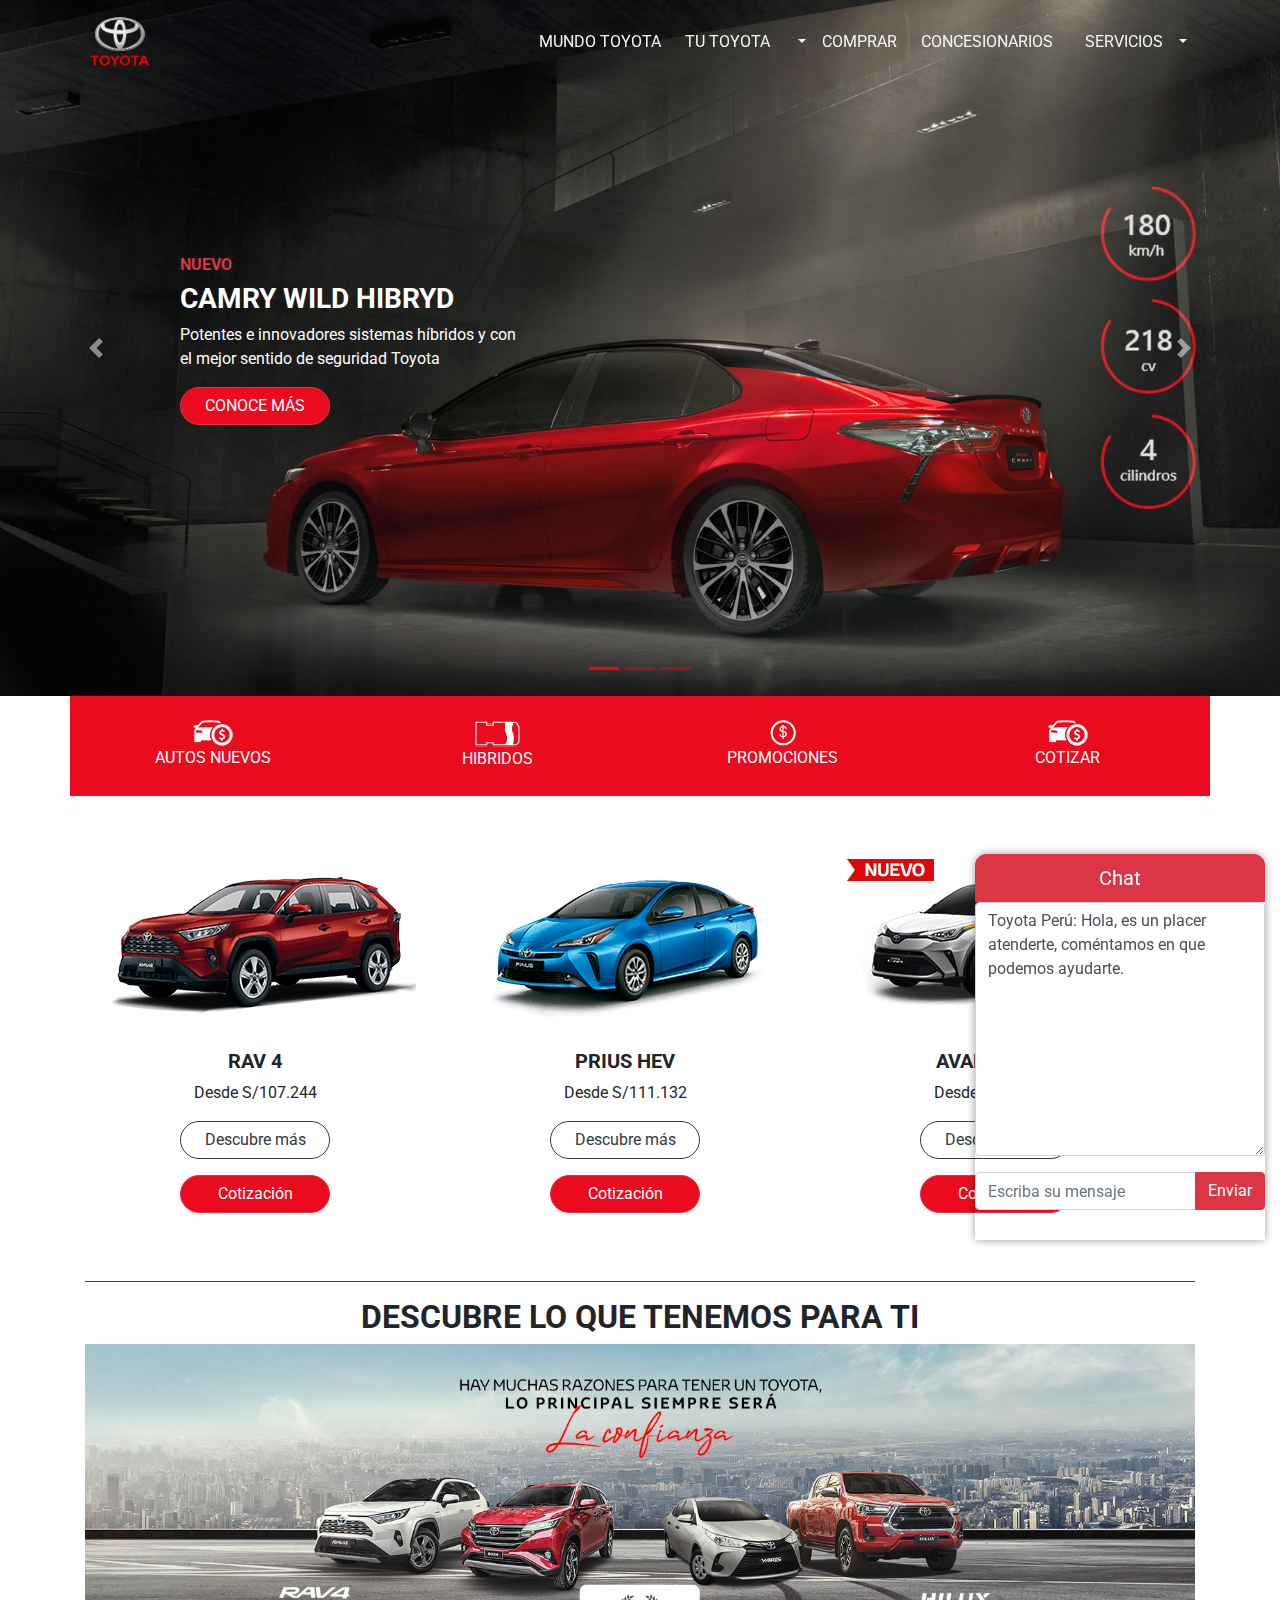
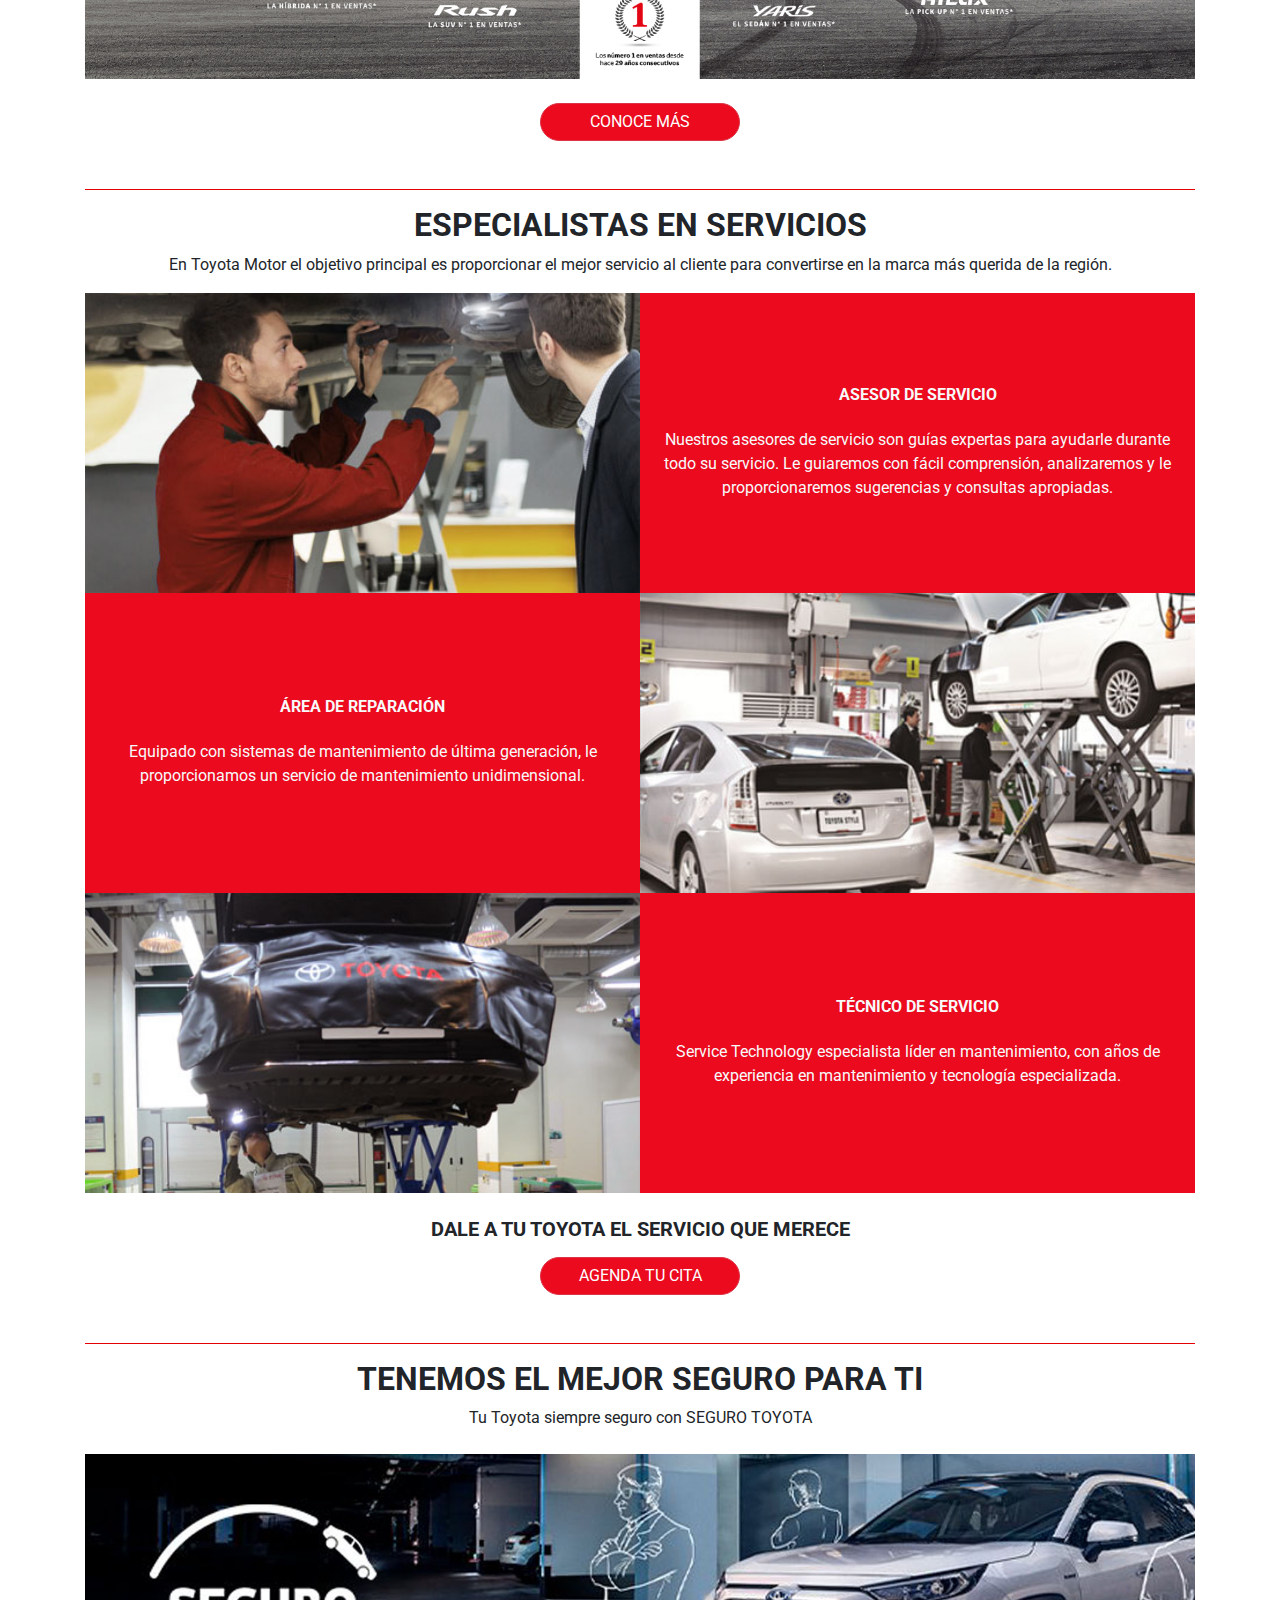
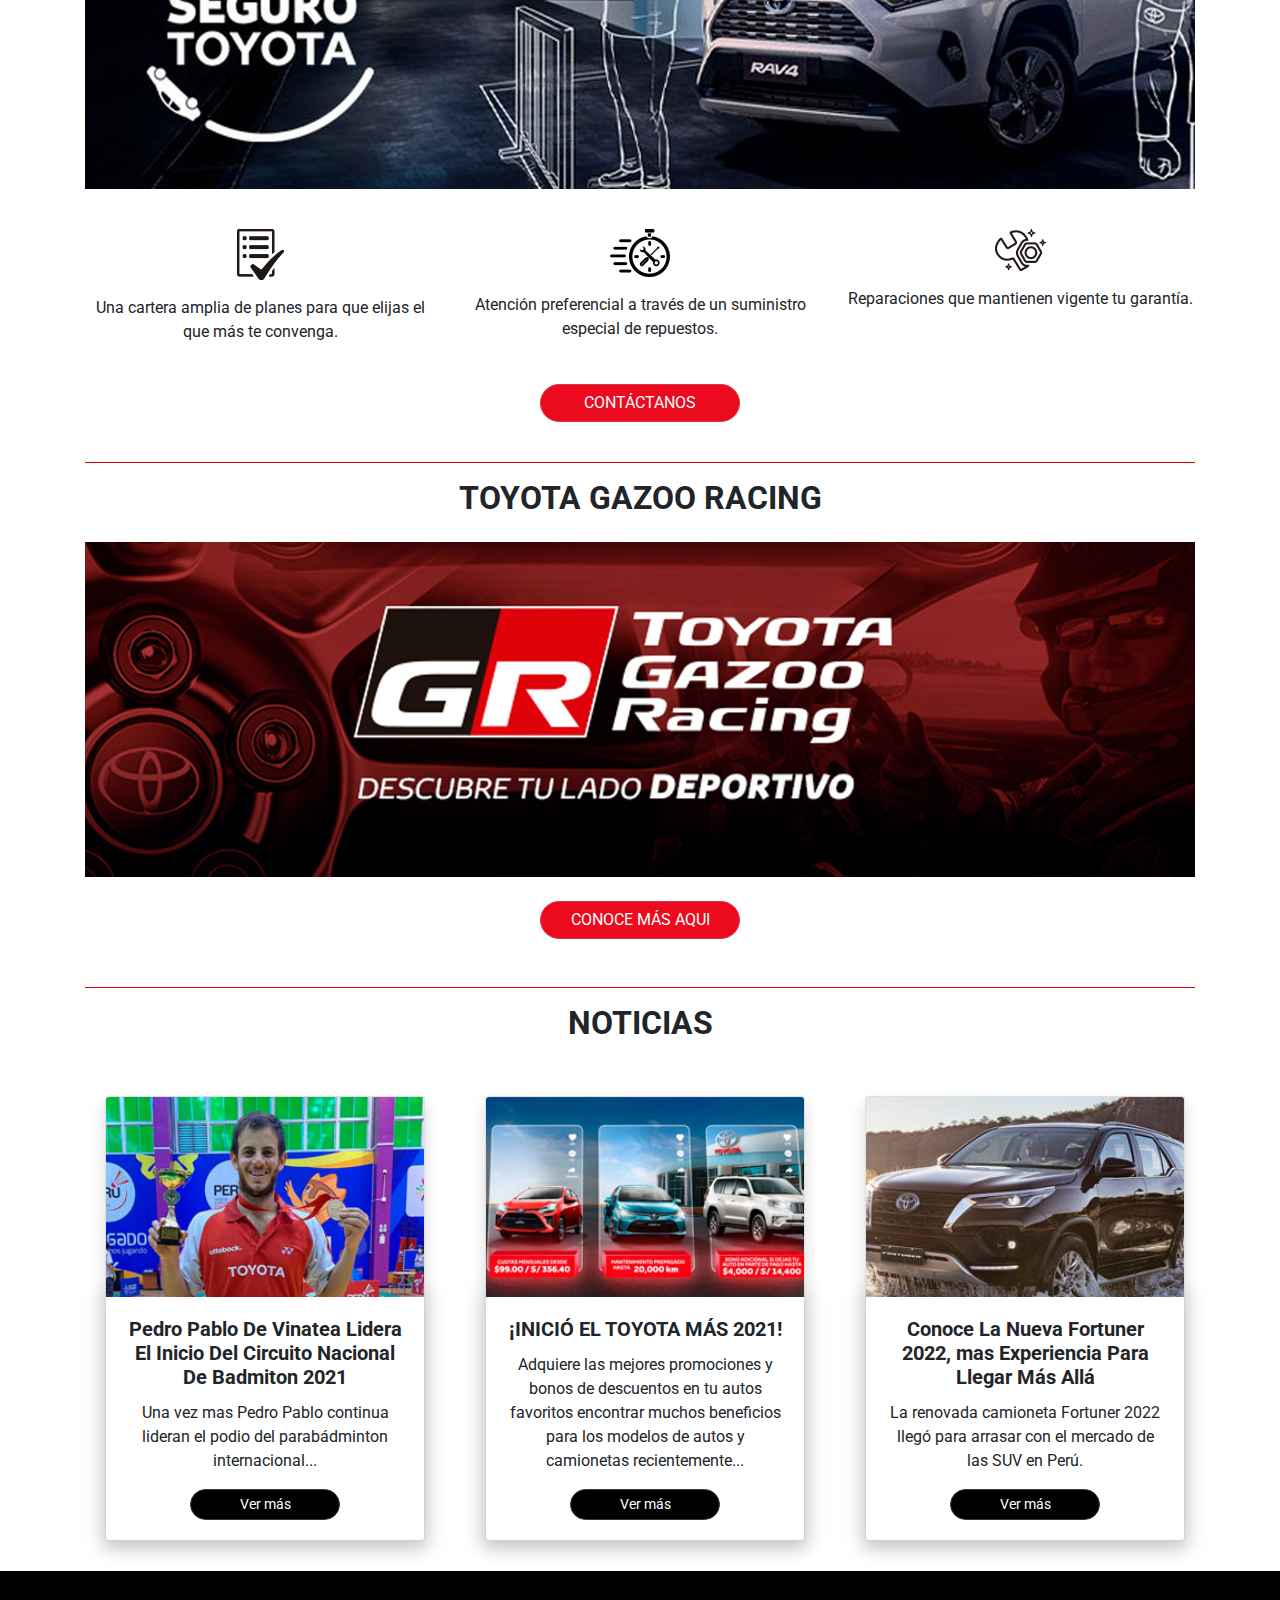
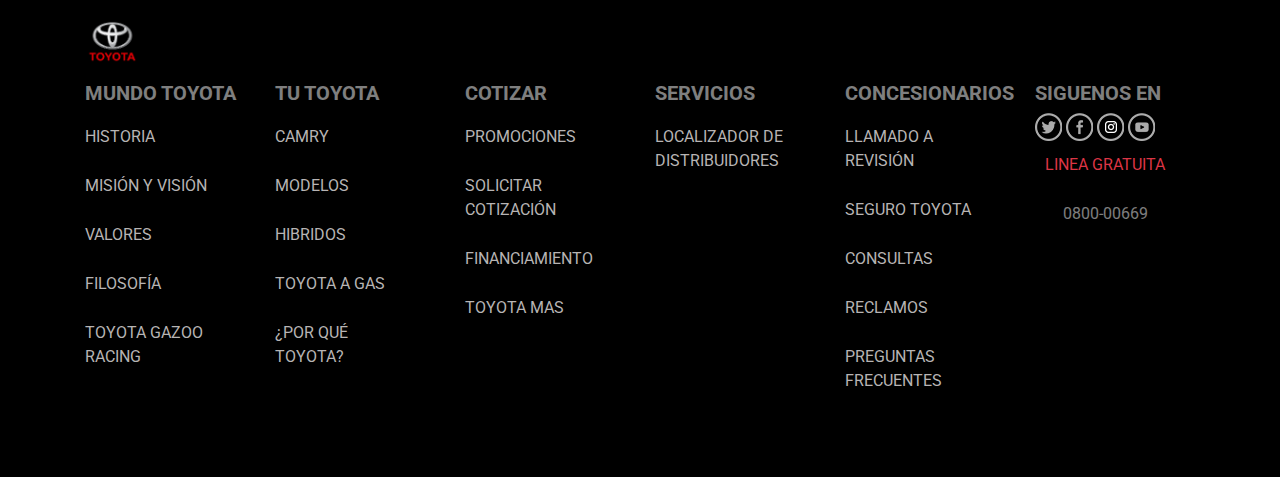
<file: index.html>
<!DOCTYPE html>
<html lang="es">
  <head>
    <meta charset="utf-8">
	<meta http-equiv="X-UA-Compatible" content="IE=edge">
	<meta name="viewport" content="width=device-width, initial-scale=1">
    <title>TOYOTA</title>
	  <meta name="Description" content="Cotiza los distintos precios y modelos 2021, venta de autos TOYOTA en Perú. Información de concesionarios y puntos de venta aquí en el Sitio Web Oficial">
	 <meta name="Keywords" content="toyota peru, carros en venta, concesionarios, carros deportivos, camionetas 4x4, hatchback, camionetas toyota, carros toyota">
    <!-- Bootstrap -->
	<link href="css/bootstrap-4.4.1.css" rel="stylesheet">
	  <link rel="stylesheet" href="css/misestilos.css">
	  
  </head>
 <body>
 <!-- body code goes here -->
<header>
	<div id="menu2" class="position-absolute w-100">
	<nav id="menu" class="navbar navbar-expand-lg navbar-dark bg-transparent"> 
		<div class="container"><a class="navbar-brand" href="index.html"><img class="logotipo" src="IMAGENES/ICONOS/toyota-logo-png-chrome-5.png" alt="logo toyota"/></a>
	  <button class="navbar-toggler" type="button" data-toggle="collapse" data-target="#navbarSupportedContent1" aria-controls="navbarSupportedContent1" aria-expanded="false" aria-label="Toggle navigation"> <span class="navbar-toggler-icon"></span> </button>
	  <div class="collapse navbar-collapse" id="navbarSupportedContent1">
	    <ul class="navbar-nav ml-auto">
			 <li class="nav-item"> 
	      <a class="nav-link pr-3" href="mundo_toyota.html">MUNDO TOYOTA</a> </li>
	      <li class="nav-item">
			  <a class="nav-link pr-3" href="tu_toyota.html">TU TOYOTA</a></li>
			<li class="nav-item dropdown"> 
		    <a class="nav-link dropdown-toggle" href="#" id="navbarDropdown1" role="button" data-toggle="dropdown" aria-haspopup="true" aria-expanded="false">  </a>
	        <div class="dropdown-menu bg-transparent" aria-labelledby="navbarDropdown1"> 
			  <a class="dropdown-item" href="camry.html">CAMRY</a>
				<a class="dropdown-item" href="modelos.html">Modelos</a>
			  <a class="dropdown-item" href="hibridos.html">Híbridos</a>
			  <a class="dropdown-item" href="toyotaagas.html">Toyota a Gas</a>
			  <a class="dropdown-item" href="porquetoyota.html">¿Por qué Toyota?</a>
		    </div>
          </li>
	      <li class="nav-item"> 
	      <a class="nav-link pr-3" href="comprar.html">COMPRAR</a> </li>
			<li class="nav-item"> 
		    <li class="nav-item pr-3"> <a class="nav-link" href="concesionarios.html">CONCESIONARIOS</a> </li>
	      <a class="nav-link" href="servicios.html">SERVICIOS</a> </li>
	      <li class="nav-item dropdown"> 
		    <a class="nav-link dropdown-toggle" href="#" id="navbarDropdown2" role="button" data-toggle="dropdown" aria-haspopup="true" aria-expanded="false"></a>
	        <div class="dropdown-menu bg-transparent" aria-labelledby="navbarDropdown1"> 
			  <a class="dropdown-item" href="llamadoarevision.html">Llamado a revisión</a>
				<a class="dropdown-item" href="segurotoyota.html">Seguro Toyota</a>
			  <a class="dropdown-item" href="consultas.html">Consultas</a>
		    </div>
          </li>
        </ul>
		  </div>
</div>
  </nav>
	</div>
	<div id="carouselExampleIndicators1" class="carousel slide" data-ride="carousel" style="background-color: grey">
	  <ol class="carousel-indicators">
	    <li data-target="#carouselExampleIndicators1" data-slide-to="0" class="active"></li>
	    <li data-target="#carouselExampleIndicators1" data-slide-to="1"></li>
	    <li data-target="#carouselExampleIndicators1" data-slide-to="2"></li>
      </ol>
	  <div class="carousel-inner" role="listbox">
	    <div class="carousel-item active slider slider-1 ">
		  <div class="container py-5 text-white">
			<div class="row align-items-center">
			  <div class="col-10 col-md-5 col-xl-4 offset-1 text-center text-md-left">
				<h6 class="text-danger">NUEVO</h6>
				  <h3>CAMRY WILD HIBRYD</h3>
				  <p>Potentes e innovadores sistemas híbridos y con el mejor sentido de seguridad Toyota</p>
				  <p><a class="btn btn-danger btn-rojito" href="camry.html">CONOCE MÁS</a></p>
				</div>
		    </div>
          </div>
	    </div>
	    <div class="carousel-item slider slider-2">
		  <div class="container py-5 text-white">
			<div class="row align-items-center">
			  <div class="col-10 col-md-5 col-xl-4 offset-1 text-center text-md-left">
				<h6 class="text-danger">NUEVO</h6>
				  <h3>COROLLA</h3>
				  <p> Refleja dinamismo y elegancia con su nueva máscara frontal totalmente renovada y de diseño vanguardista.</p>
				  <p><a class="btn btn-danger btn-rojito" href="comprar.html"> COTIZAR</a></p>
				</div>
		    </div>
          </div>
		  </div>
      
          <div class="carousel-item slider slider-3">
            <div class="container py-5 text-white">
              <div class="row align-items-center">
                <div class="col-10 col-md-5 col-xl-4 offset-1 text-center text-md-left">
                  <h6 class="text-danger">NUEVO</h6>
                  <h3>RAV 4</h3>
                  <p>Expande tus límites en la nueva y redesiñada RAV4, la SUV que combina una dinámica de conducción refinada con una novedosa postura mas robusta.</p>
                  <p><a class="btn btn-danger btn-rojito" href="comprar.html">COTIZAR</a></p>
                  </div>
              </div>
            </div>
            
            </div>
        </div>
      
	  <a class="carousel-control-prev" href="#carouselExampleIndicators1" role="button" data-slide="prev"> <span class="carousel-control-prev-icon" aria-hidden="true"></span> <span class="sr-only">Previous</span> </a> <a class="carousel-control-next" href="#carouselExampleIndicators1" role="button" data-slide="next"> <span class="carousel-control-next-icon" aria-hidden="true"></span> <span class="sr-only">Next</span> </a> </div>
</header>

 <section id="barra">
	<div class="container ">
      <div class="row text-center align-items-center">
	     <div class="col-12 col-md-3 bg-rojo tamaño">
			<img class="img-fluid mt-4" src="IMAGENES/ICONOS/ico-cotizador_1.png" alt="autos nuevos"/>
		   <p><a href="autosnuevos.html"> AUTOS NUEVOS</a></p>
		   </div>
	     <div class="col-12 col-md-3 bg-rojo tamaño">
			<img class="img-fluid mt-4" src="IMAGENES/ICONOS/HIBRIDOS_icono.png" alt="hibridos"/>
			 <p><a href="hibridos.html"> HIBRIDOS</a></p></div>
	     <div class="col-12 col-md-3 bg-rojo tamaño">
			<img class="img-fluid mt-4" src="IMAGENES/ICONOS/PROMOCIONES.png" alt="promociones"/>
			 <p><a href="promociones.html"> PROMOCIONES</a></p>
		   </div>
	     <div class="col-12 col-md-3 bg-rojo tamaño">
			<img class="img-fluid mt-4" src="IMAGENES/ICONOS/ico-cotizador_1.png" alt="cotizador"/>
			 <p><a href="cotizar.html"> COTIZAR</a></p>
		   </div>
		   
       </div>
   </div>
    
	 <div class="container py-5 text-center">
   <div class="row img-fluid">
	   <div class="col-md-4 col-lg-4">
	   <figure>
		   <img class="img-fluid" src="IMAGENES/miniatura_rav4_0.png" alt="rav 4 toyota">
		   </figure>
		   <h5> RAV 4</h5>
		   <p>Desde S/107.244</p>
		   <div class="justify-content-around"> 
			   <p><a class="btn btn-outline-dark" href="servicios.html">Descubre más</a></p>
        <p><a class="btn btn-danger btn-rojito" href="cotizar.html"> Cotización</a></p></div>
		   
	   </div>
	   
	   <div class="col-md-4 col-lg-4">
	   <figure>
		   <img class="img-fluid" src="IMAGENES/Prius_3 (1)_0.png"  alt="prius hev toyota">
		   </figure>
		     <h5> PRIUS HEV</h5>
<p>Desde S/111.132</p>
		   <div class="justify-content-around"> 
		   <p><a class="btn btn-outline-dark" href="descubre.html"> Descubre más</a></p>
		 	<p><a class="btn btn-danger btn-rojito" href="cotizar.html"> Cotización</a></p></div>
	   </div>
	   <div class="col-md-4 col-lg-4">
	   <figure>
		   <img class="img-fluid" src="IMAGENES/Auto-CHR-escogetutoyota-2_0.png" alt="avalon hev toyota">
		   </figure>
		   <h5> AVALON HEV</h5>
		   <p>Desde S/155.189</p>
		   <div class="justify-content-around"> 
		   <p><a class="btn btn-outline-dark" href="descubre.html"> Descubre más</a></p>
		 	<p><a class="btn btn-danger btn-rojito" href="cotizar.html"> Cotización</a></p></div>
		   
	   </div>
	   
   </div>
	 </div>
 </section>
	
<section id="descubre">
	<div class="container text-center">
		<hr class="featurette-divider mt-1">
		<h2>DESCUBRE LO QUE TENEMOS PARA TI</h2>
	<div>
	<img class="img-fluid" src="IMAGENES/banner_confianza (2).jpg" alt="banner confianza">
	 <p class="lead"> <a class="mt-4 btn btn-danger btn-rojo" href="seguros.html" role="button">CONOCE MÁS</a> </p>
	</div>
	</div>
	</section>
<section id="especialistas">
  <div class="container text-center">
	<hr class="featurette-divider mt-5">
	<h2> ESPECIALISTAS EN SERVICIOS</h2>
	<p> En Toyota Motor el objetivo principal es proporcionar el mejor servicio al cliente para convertirse en la marca más querida de la región.</p>
		
	<div class="container-fluid servicios bg-servicios">
	  <di class="row align-items-center">
		<div class="col-md-6 img-servicios img-bg "></div>
		<div class="col-md-6 py-4 text-light">
		  <div class="contenido mt-3">
			<h6 class="mb-4 titulo display-0">ASESOR DE SERVICIO</h6>
			  <p>Nuestros asesores de servicio son guías expertas para ayudarle durante todo su servicio. Le guiaremos con fácil comprensión, analizaremos y le proporcionaremos sugerencias y consultas apropiadas.</p>
			</div>
		  </div>
		</di>
	  <di class="row align-items-center">
		<div class="col-md-6 py-4 text-reparacion text-light order-1">
		  <div class="contenido mt-3 ">
			<h6 class="mb-4 titulo display-0">ÁREA DE REPARACIÓN</h6>
			  <p>Equipado con sistemas de mantenimiento de última generación, le proporcionamos un servicio de mantenimiento unidimensional.</p>
				
			</div>
		  </div>
		  <div class="col-md-6 img-area de reparacion img-bg order-md-1"></div>
		</di>
		<di class="row align-items-center">
		<div class="col-md-6 img-tecnico de servicio img-bg"></div>
		<div class="col-md-6 text-tecnico text-light py-4">
		  <div class="contenido mt-3">
			<h6 class="mb-4 titulo display-0">TÉCNICO DE SERVICIO</h6>
			  <p>Service Technology  especialista líder en mantenimiento, con años de experiencia en mantenimiento y tecnología especializada.</p>
			</div>
		  </div>
		</di>
	  </div>
	  
	 <div class="mt-4"> <h5>DALE A TU TOYOTA EL SERVICIO QUE MERECE</h5>
	  <p><a class="btn btn-danger btn-rojo mt-2" href="servicios.html"> AGENDA TU CITA</a></p></div>
	  <hr class="featurette-divider mt-5">
	  
	  <h2>TENEMOS EL MEJOR SEGURO PARA TI</h2>
	  
	  <p>Tu Toyota siempre seguro con SEGURO TOYOTA</p>
	  <figure>
	  <img class="img-fluid mt-2" src="IMAGENES/banner seguro.jpg" alt="seguro toyota">
	  </figure>
		  </div>
	<div class="container py-4 text-center">
  <div class="row">
    <div class="col-md-4 col-lg-4">
	  <figure>
		   <img class="img-fluid" src="IMAGENES/ICONOS/ico-beneficio1.png" alt="beneficios toyota">
		   </figure>
		   <p>Una cartera amplia de planes para que elijas el que más te convenga.</p>
	  </div>
    <div class="col-md-4 col-lg-4">
	   <figure>
		   <img class="img-fluid" src="IMAGENES/ICONOS/ico-beneficio4.png" alt="beneficios toyota">
		   </figure>
		   <p>Atención preferencial a través de un suministro especial de repuestos.</p>
	  </div>
    <div class="col-md-4 col-lg-4">
	  <figure>
		<img src="IMAGENES/ICONOS/ico-beneficio3.png" alt="beneficios toyota">
		</figure>
		<p>Reparaciones que mantienen vigente tu garantía.</p>
	  </div>

	  
  </div>
		<button type="button" class="btn btn-danger btn-rojo  mt-4">CONTÁCTANOS</button>
		</div>
</section>

	<section id="gazoo_racing">
	<div class="container text-center ">
		 <hr class="featurette-divider mt-3">
		<h2>TOYOTA GAZOO RACING</h2>
		<img class="img-fluid mt-3" src="IMAGENES/banner gazoo racing.jpg" alt="toyota gazoo racing">
		<button type="button" class="btn btn-danger btn-rojo mt-4">CONOCE MÁS AQUI</button>
		 
			</div>
	</section>

	<section id="noticias">
		<div class="container text-center">
			<hr class="featurette-divider mt-5">
			<h2>NOTICIAS</h2>
		<div class="row justify-content-center">
			<div class="col-10 col-md-6 col-lg-4 mt-3">
	<div class="card shadow" style="width: 20rem;">
		<div class="inner">
		<img src="IMAGENES/card1.jpg" class="card-img-top" alt="noticias toyota">
		</div>
  <div class="card-body">
    <h5 class="card-title">Pedro Pablo De Vinatea Lidera El Inicio Del Circuito Nacional De Badmiton 2021</h5>
    <p class="card-text">Una vez mas Pedro Pablo continua lideran el podio del parabádminton internacional...</p>
    <a href="#" class="btn btn-dark btn-sm btn-negro">Ver más</a>
  </div>
</div>
			</div>
			
			<div class="col-10 col-md-6 col-lg-4 mt-3">
	<div class="card shadow" style="width: 20rem;">
		<div class="inner">
		<img src="IMAGENES/card3.jpg" class="card-img-top" alt="toyota mas 2021">
		</div>
  <div class="card-body">
    <h5 class="card-title">¡INICIÓ EL TOYOTA MÁS 2021!</h5>
    <p class="card-text">Adquiere las mejores promociones y bonos de descuentos en tu autos favoritos encontrar muchos beneficios para los modelos de autos y camionetas recientemente...</p>
    <a href="#" class="btn btn-dark btn-sm btn-negro">Ver más</a>
  </div>
</div>
			</div>
			<div class="col-10 col-md-6 col-lg-4 mt-3">
	<div class="card shadow" style="width: 20rem;">
		<div class="inner">
		<img src="IMAGENES/card2.jpg" class="card-img-top" alt="nueva fortuner 2022">
		</div>
  
  <div class="card-body">
    <h5 class="card-title">Conoce La Nueva Fortuner 2022, mas Experiencia Para Llegar Más Allá</h5>
    <p class="card-text">La renovada camioneta Fortuner 2022 llegó para arrasar con el mercado de las SUV en Perú.</p>
    <a href="#" class="btn btn-dark btn-sm btn-negro">Ver más</a>
  </div>
</div>
			</div>
		</div>
			</div>
	</section>
	<footer>
	<div id="datos" class="bg-negro">
		<div class="container py-5"><img class="imagen-logo pb-3" src="IMAGENES/ICONOS/toyota-logo-png-chrome-5.png" alt="logo toyota">
			<div class="row">	
			<div class="col-12 col-md-4 col-lg-2 pb-4">
				
				<h2 class="h5 text-white-50">MUNDO TOYOTA</h2>
				<ul class="list-group list-group-flush">
				<li class="list-group-item"><a href="mundo_toyota.html">HISTORIA</a></li>
					<li class="list-group-item"><a href="mundo_toyota.html">MISIÓN Y VISIÓN</a></li>
					<li class="list-group-item"><a href="mundo_toyota.html">VALORES</a></li>
					<li class="list-group-item"><a href="mundo_toyota.html">FILOSOFÍA</a></li>
					<li class="list-group-item"><a href="toyotagazooracing.html">TOYOTA GAZOO RACING</a></li>
				</ul>
				</div>
			<div class="col-12 col-md-4 col-lg-2 pb-4">
				<h2 class="h5 text-white-50">TU TOYOTA</h2>
				<ul class="list-group list-group-flush">
				<li  class="list-group-item"><a href="camry.html">CAMRY</a></li>
					<li class="list-group-item"><a href="modelos.html">MODELOS</a></li>
					<li class="list-group-item"><a href="hibridos.html">HIBRIDOS</a></li>
					<li class="list-group-item"><a href="toyotaagas.html">TOYOTA A GAS</a></li>
					<li class="list-group-item"><a href="porquetoyota.html">¿POR QUÉ TOYOTA?</a></li>
				</ul>
				</div>
				<div class="col-12 col-md-4 col-lg-2 pb-4 text-left">
				<h2 class="h5 text-white-50">COTIZAR</h2>
					<ul class="list-group list-group-flush">
					<li class="list-group-item"><a href="promociones.html">PROMOCIONES</a></li>
					<li class="list-group-item"><a href="cotizar.html">SOLICITAR COTIZACIÓN</a></li>
						<li class="list-group-item"><a href="financiamiento.html">FINANCIAMIENTO</a></li>
						<li class="list-group-item"><a href="toyotamas">TOYOTA MAS</a></li>
					</ul>
				</div>
				<div class="col-12 col-md-4 col-lg-2 pb-4">
				<h2 class="h5 text-white-50">SERVICIOS</h2>
					<ul class="list-group list-group-flush">
					<li class="list-group-item"><a href="localizador.html">LOCALIZADOR DE DISTRIBUIDORES</a></li>
					</ul>
				</div>
				<div class="col-12 col-md-4 col-lg-2 pb-4">
				<h2 class="h5 text-white-50">CONCESIONARIOS</h2>
					<ul class="list-group list-group-flush">
					<li class="list-group-item"><a href="llamadoarevision.html">LLAMADO A REVISIÓN</a></li>
					<li class="list-group-item"><a href="segurotoyota.html">SEGURO TOYOTA</a></li>
					<li class="list-group-item"><a href="consultas.html">CONSULTAS</a></li>
					<li class="list-group-item"><a href="reclamos.html">RECLAMOS</a></li>
					<li class="list-group-item"><a href="preguntasfrecuentes">PREGUNTAS FRECUENTES</a></li>
					</ul>
				</div>
				<div class="col-12 col-md-4 col-lg-2 pb-4 ">
				<h2 class="h5 text-white-50">SIGUENOS EN</h2>
					<div class="iconos">
					<a href="https://www.twitter.com">
					<img src="IMAGENES/ICONOS/icon-twitter.png" alt="twitter toyota"></a>
		             <a href="https://www.facebook.com">
					<img src="IMAGENES/ICONOS/icon-facebook.png" alt="facebook toyota"></a>
					<a href="https://www.instagram.com">	
					<img src="IMAGENES/ICONOS/icon-instagram.png" alt="instagram toyota"></a>
					<a href="https://www.youtube.com">	
						<img src="IMAGENES/ICONOS/icon-youtube.png" alt="youtube toyota"></a></div>
					<ul class="list-group list-group-flush">
					<li class="list-group-item text-danger text-center">LINEA GRATUITA</li>
					<li class="list-group-item text-white-50 text-center">0800-00669</li>
					</ul>
				</div>
			</div>
		</div>
		</div>
	</footer>
	<div id="chat">
	<div class="chat-header bg-danger">
		<a class="btn btn-danger btn-block btn-lg" href="">Chat</a>
		</div>
	<div class="chat-body">
		<form>
      <div class="form-group">
       <textarea class="form-control" id="mensajes" rows="10">Toyota Perú: Hola, es un placer atenderte, coméntamos en que podemos ayudarte. 
        </textarea>
      </div>
 <div class="input-group">
 <input class="form-control" type="text" id="texto" placeholder="Escriba su mensaje">
 <div class="input-group-append">
  <button class="btn btn-danger" type="submit">Enviar</button>
 </div>
 </div>
   </form>
		</div>
	</div>
	
   
   
	<!-- jQuery (necessary for Bootstrap's JavaScript plugins) --> 
	<script src="js/jquery-3.4.1.min.js"></script>

	<!-- Include all compiled plugins (below), or include individual files as needed -->
 <script src="js/popper.min.js"></script> 
 <script src="js/bootstrap-4.4.1.js"></script>


</body>
   
 </html>
</file>
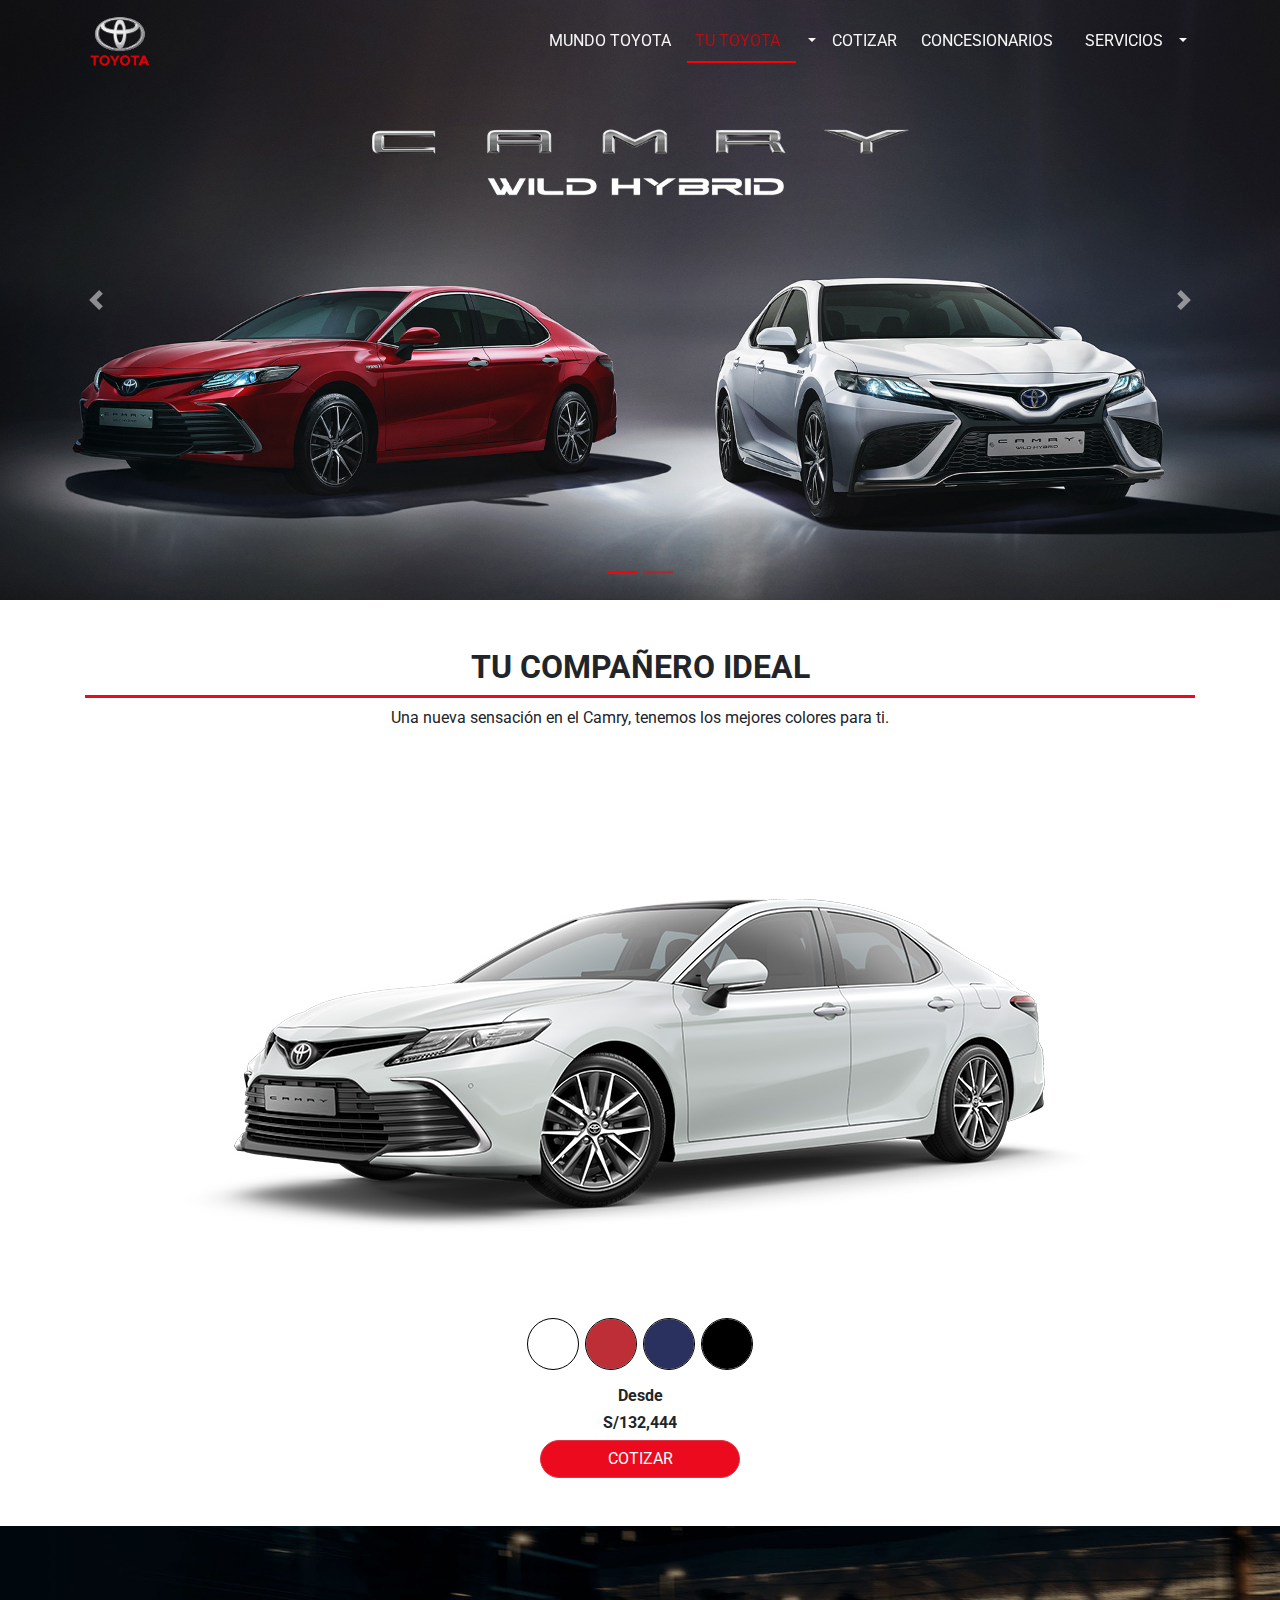
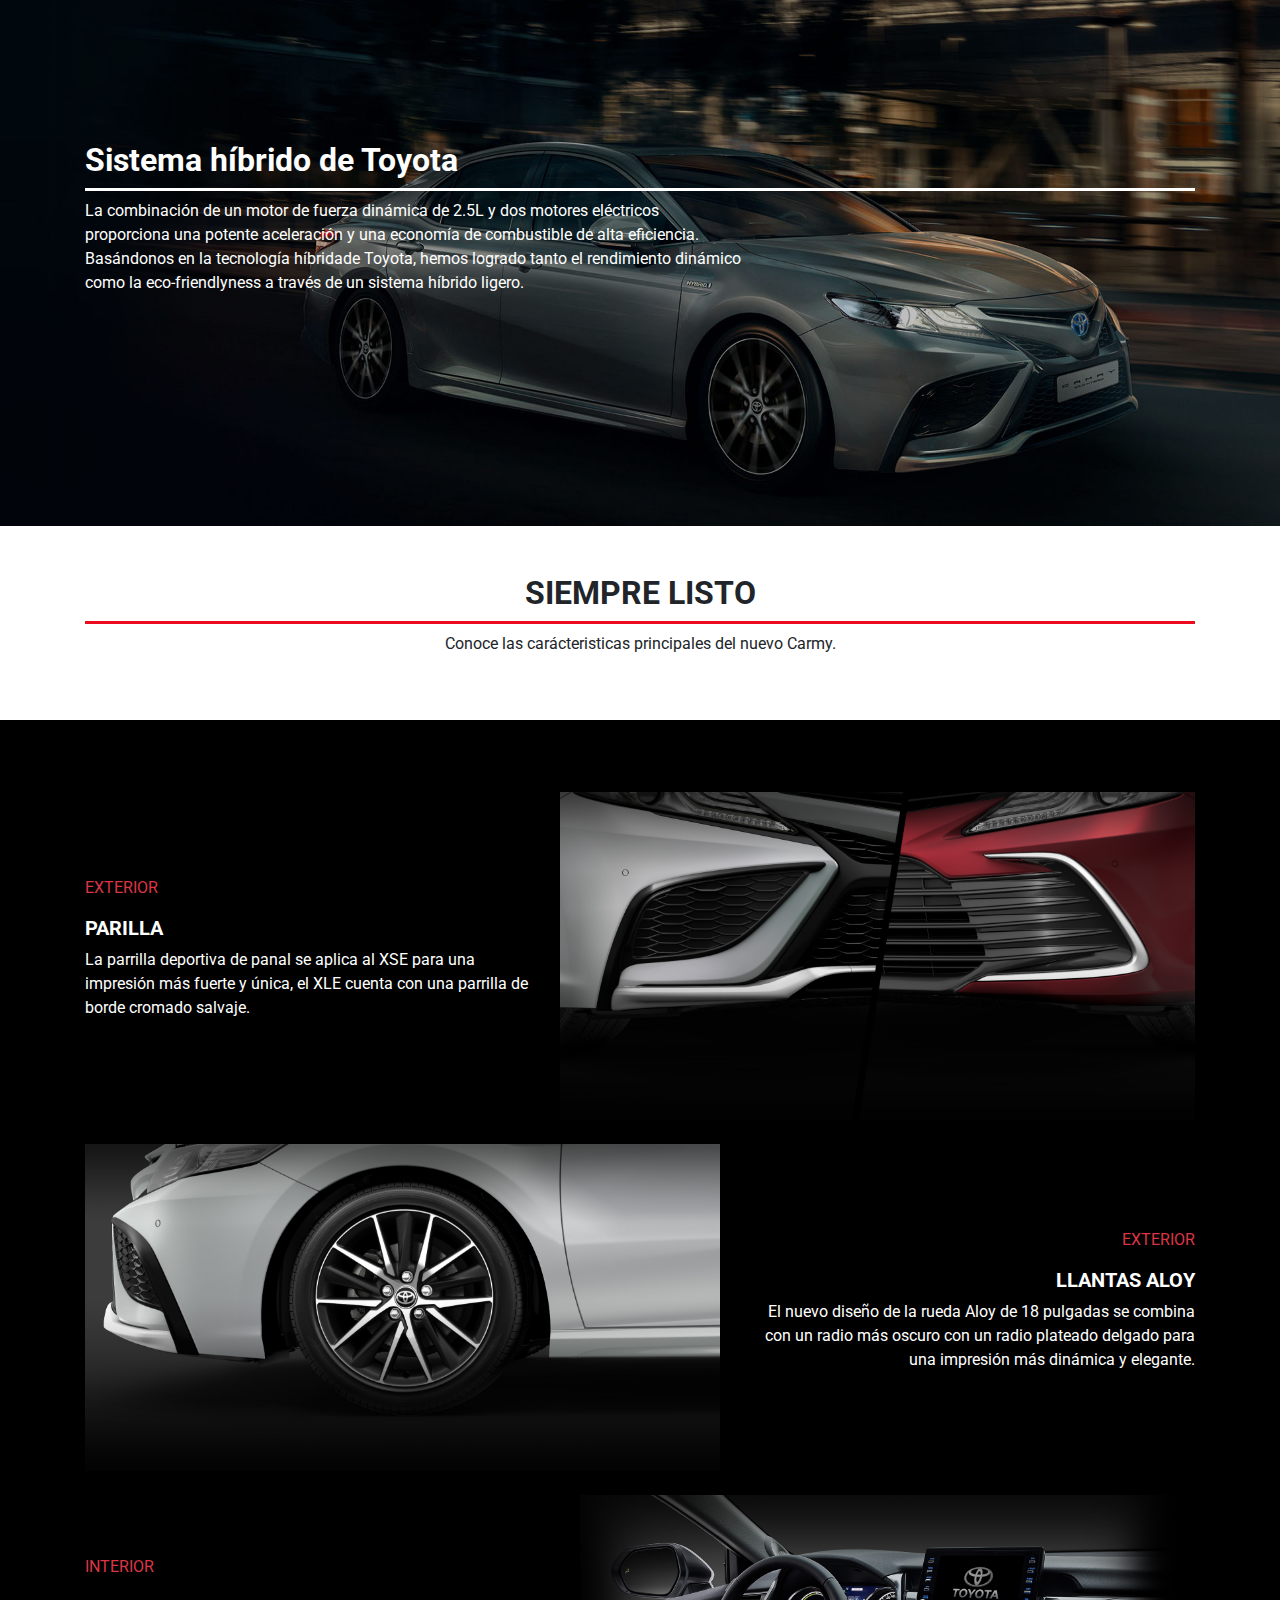
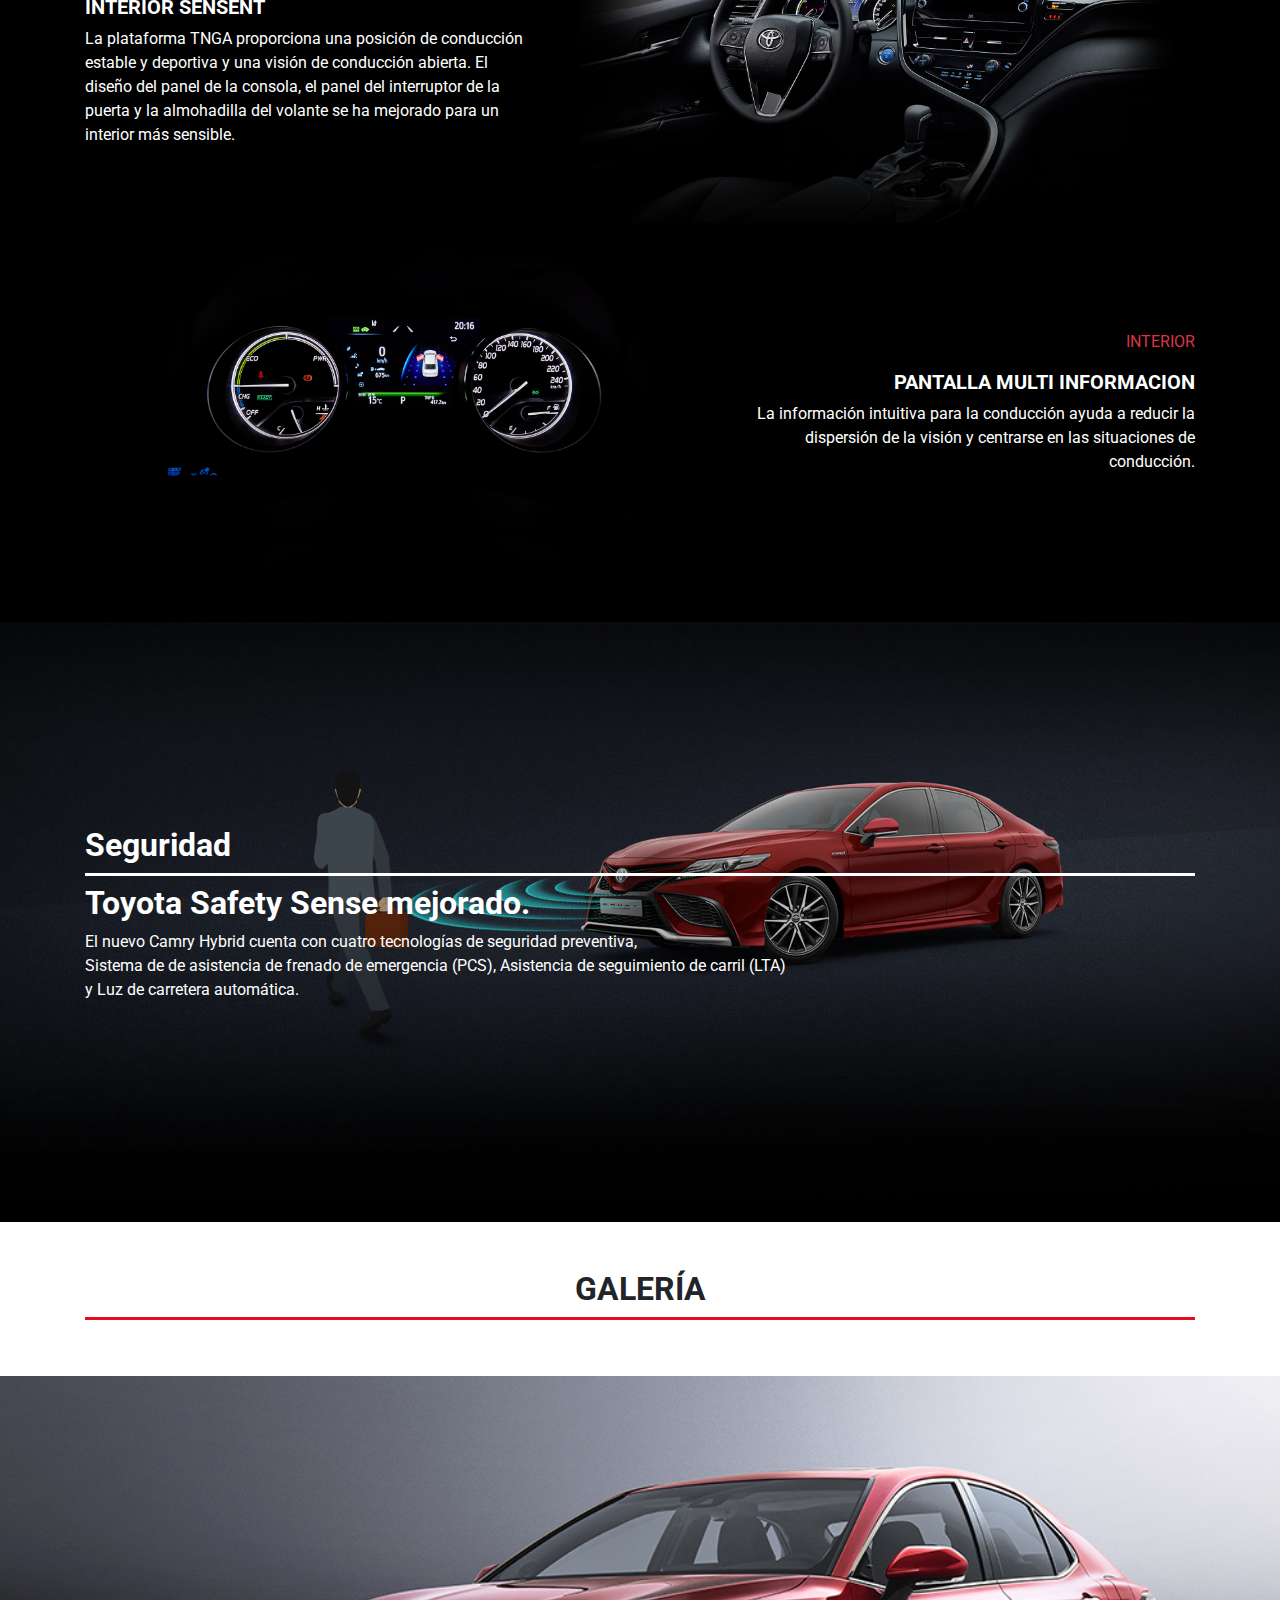
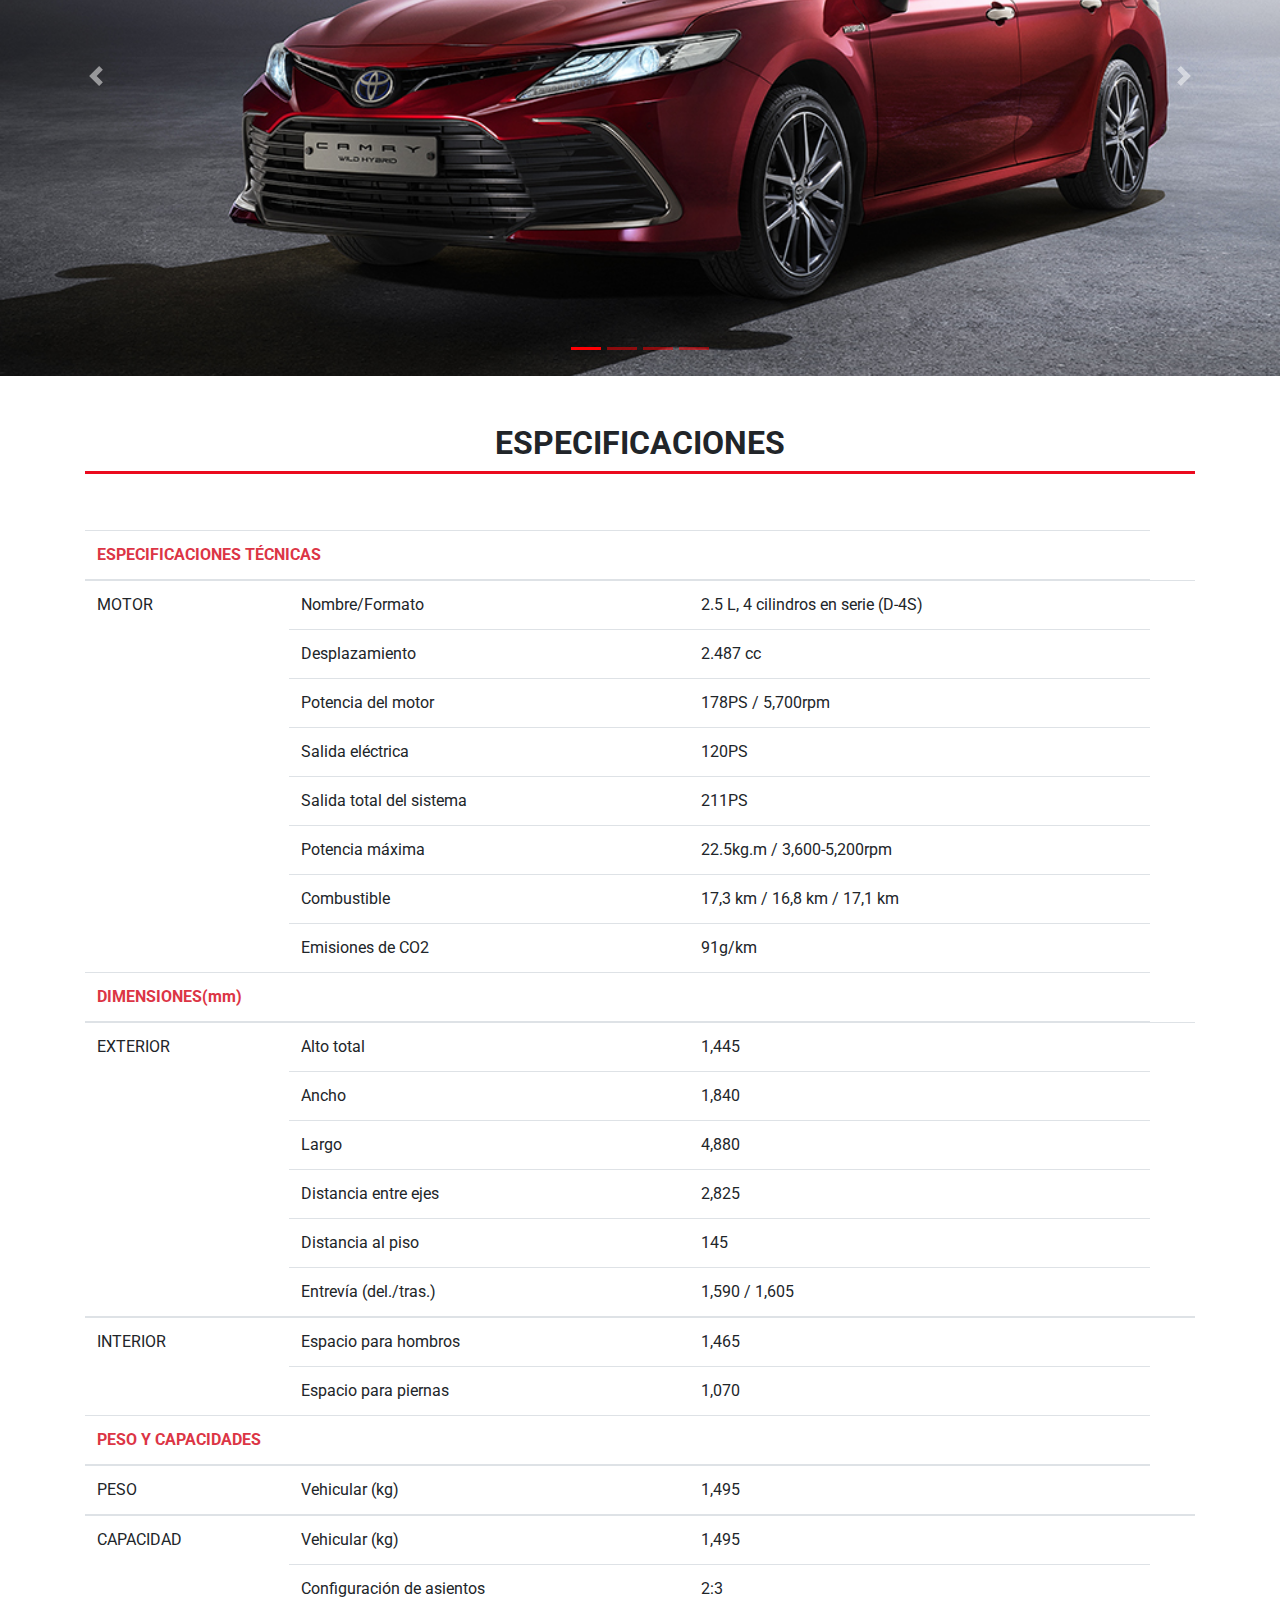
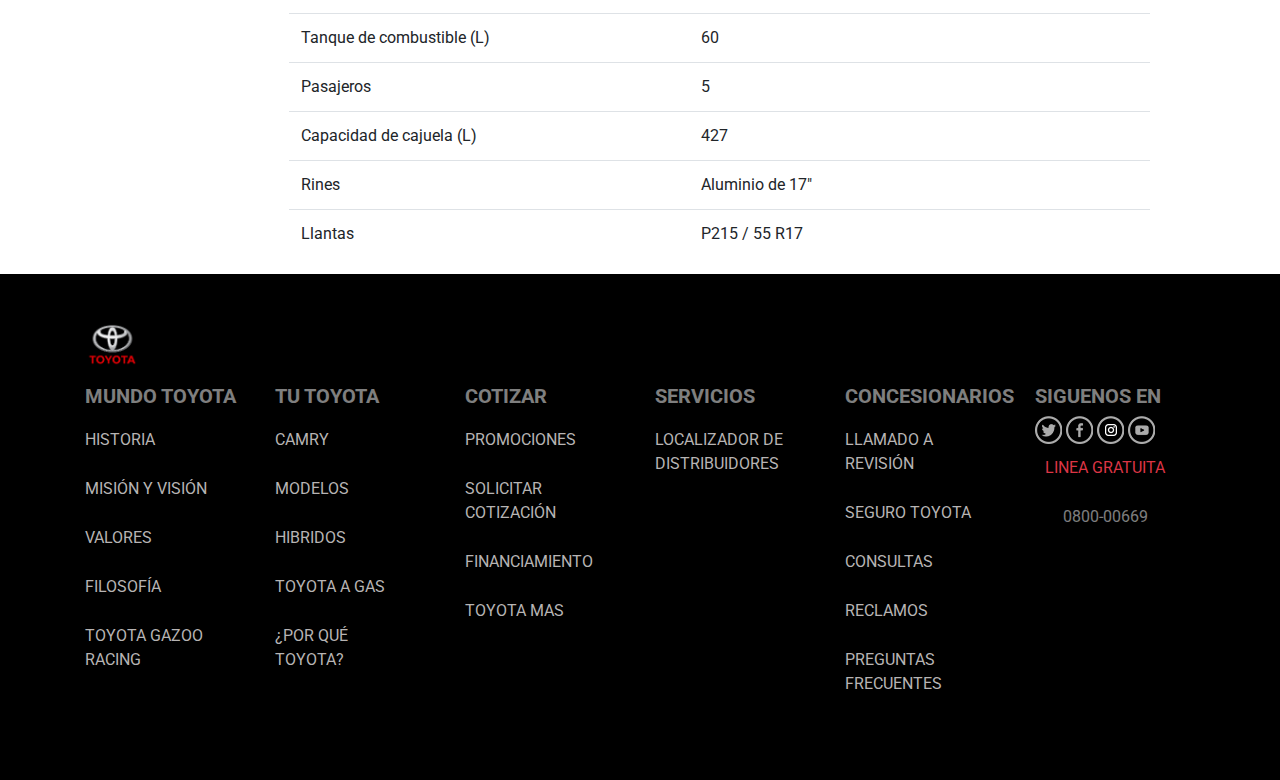
<file: camry.html>
<!DOCTYPE html>
<html lang="es">
  <head>
    <meta charset="utf-8">
	<meta http-equiv="X-UA-Compatible" content="IE=edge">
	<meta name="viewport" content="width=device-width, initial-scale=1">
    <title>TOYOTA- EL NUEVO CAMRY </title>
	  <meta name="Description" content="El nuevo Toyota CAMRY ya llegó al Perú, conozca la información sobre precios, características interiores y exteriores del nuevo sedán híbrido de 2021.">
	  <meta name="Keywords" content="toyota peru, carros en venta, concesionarios, carros deportivos, camionetas 4x4, hatchback, camionetas toyota, carros toyota">
    <!-- Bootstrap -->
	<link href="css/bootstrap-4.4.1.css" rel="stylesheet">
	  <link rel="stylesheet" href="css/misestilos.css">
	  
  </head>
 <body>
 <!-- body code goes here -->
<header>
	<div id="menu2" class="position-absolute w-100">
	<nav id="menu" class="navbar navbar-expand-lg navbar-dark bg-transparent"> 
		<div class="container"><a class="navbar-brand" href="index.html"><img class="logotipo" src="IMAGENES/ICONOS/toyota-logo-png-chrome-5.png" alt="logo toyota"/></a>
	  <button class="navbar-toggler" type="button" data-toggle="collapse" data-target="#navbarSupportedContent1" aria-controls="navbarSupportedContent1" aria-expanded="false" aria-label="Toggle navigation"> <span class="navbar-toggler-icon"></span> </button>
	  <div class="collapse navbar-collapse" id="navbarSupportedContent1">
	    <ul class="navbar-nav ml-auto">
		<li class="nav-item"> 
	      <a class="nav-link pr-3" href="mundo_toyota.html">MUNDO TOYOTA</a> </li>
	      <li class="nav-item active">
			  <a class="nav-link pr-3" href="tu_toyota.html">TU TOYOTA</a></li>
			<li class="nav-item dropdown"> 
		    <a class="nav-link dropdown-toggle" href="#" id="navbarDropdown1" role="button" data-toggle="dropdown" aria-haspopup="true" aria-expanded="false">  </a>
	        <div class="dropdown-menu bg-transparent" aria-labelledby="navbarDropdown1"> 
			  <a class="dropdown-item" href="camry.html">CAMRY</a>
				<a class="dropdown-item" href="modelos.html">Modelos</a>
			  <a class="dropdown-item" href="hibridos.html">Híbridos</a>
			  <a class="dropdown-item" href="toyotaagas.html">Toyota a Gas</a>
			  <a class="dropdown-item" href="porquetoyota.html">¿Por qué Toyota?</a>
		    </div>
          </li>
	      <li class="nav-item"> 
	      <a class="nav-link pr-3" href="cotizar.html">COTIZAR</a> </li>
			<li class="nav-item"> 
		    <li class="nav-item pr-3"> <a class="nav-link" href="concesionarios.html">CONCESIONARIOS</a> </li>
	      <a class="nav-link" href="servicios.html">SERVICIOS</a> </li>
	      <li class="nav-item dropdown"> 
		    <a class="nav-link dropdown-toggle" href="#" id="navbarDropdown2" role="button" data-toggle="dropdown" aria-haspopup="true" aria-expanded="false"></a>
	        <div class="dropdown-menu bg-transparent" aria-labelledby="navbarDropdown1"> 
			  <a class="dropdown-item" href="llamadoarevision.html">Llamado a revisión</a>
				<a class="dropdown-item" href="segurotoyota.html">Seguro Toyota</a>
			  <a class="dropdown-item" href="consultas.html">Consultas</a>
		    </div>
          </li>
        </ul>
		  </div>
</div>
  </nav>
	</div>
	 <div id="cabecera">
	   <div id="carouselExampleIndicators3" class="carousel slide" data-ride="carousel" style="background-color: grey">
	     <ol class="carousel-indicators">
	       <li data-target="#carouselExampleIndicators3" data-slide-to="0" class="active"></li>
	       <li data-target="#carouselExampleIndicators3" data-slide-to="1"></li>
	  
         </ol>
	     <div class="carousel-inner" role="listbox">
	       <div class="carousel-item active cabecera cabecera-1"> </div>
	       <div class="carousel-item cabecera cabecera-2"> </div>
	
         </div>
	     <a class="carousel-control-prev" href="#carouselExampleIndicators3" role="button" data-slide="prev"> <span class="carousel-control-prev-icon" aria-hidden="true"></span> <span class="sr-only">Previous</span> </a> <a class="carousel-control-next" href="#carouselExampleIndicators3" role="button" data-slide="next"> <span class="carousel-control-next-icon" aria-hidden="true"></span> <span class="sr-only">Next</span> </a> </div>
     </div>
</header>
<section id="color-auto">
	<div class="container py-5 text-center">
	<h2 class="borde">TU COMPAÑERO IDEAL</h2>
	  <p>Una nueva sensación en el Camry, tenemos los mejores colores para ti.</p>
	
	  <div id="carouselExampleIndicators1" class="carousel slide carousel-fade" data-ride="carousel">
		  <ol class="carousel-indicators">
		    <li data-target="#carouselExampleIndicators1" data-slide-to="0" class="active circulo-color circulo-blanco"></li>
		    <li data-target="#carouselExampleIndicators1" data-slide-to="1" class="active circulo-color circulo-rojo"></li>
		    <li data-target="#carouselExampleIndicators1" data-slide-to="2" class="active circulo-color circulo-azul"></li>
		    <li data-target="#carouselExampleIndicators1" data-slide-to="3" class="active circulo-color circulo-negro"></li>
	    </ol>
		  <div class="carousel-inner" role="listbox">
		    <div class="carousel-item active"> <img class=" d-block mx-auto img-fluid" src="IMAGENES/COLOR_AUTO1.jpg" alt="First slide">
			  </div>
		    <div class="carousel-item"> <img class="d-block mx-auto img-fluid" src="IMAGENES/COLOR_AUTO2.jpg" alt="Second slide"></div>
		    <div class="carousel-item"> <img class="d-block mx-auto img-fluid" src="IMAGENES/COLOR_AUTO3.jpg" alt="Third slide"></div>
		    <div class="carousel-item"> <img class="d-block mx-auto img-fluid" src="IMAGENES/COLOR_AUTO4.jpg" alt="Third slide"></div>
	    </div>
		  <a class="carousel-control-prev" href="#carouselExampleIndicators1" role="button" data-slide="prev"> <span class="carousel-control-prev-icon" aria-hidden="true"></span> <span class="sr-only">Previous</span> </a> <a class="carousel-control-next" href="#carouselExampleIndicators1" role="button" data-slide="next"> <span class="carousel-control-next-icon" aria-hidden="true"></span> <span class="sr-only">Next</span> </a> </div>
		<h6>Desde </h6>
		<h6>S/132,444</h6>
		<button type="button" class="btn btn-danger btn-rojo text-white" href="cotizar.html">COTIZAR</button>
    </div></section>
 <section id="sistema">
    <div class="jumbotron mb-0 bg-jumbotron d-flex flex-column justify-content-center rounded-0">
		<div class="container  text-white text-lg-left">
	   <h2 class="borde-1">Sistema híbrido de Toyota</h2>
	   <p>La combinación de un motor de fuerza dinámica de 2.5L y dos motores eléctricos
		   <br _mstmutation="1" _istranslated="1">proporciona una potente aceleración y una economía de combustible de alta eficiencia.
		   <br _mstmutation="1" _istranslated="1">Basándonos en la tecnología híbridade Toyota, hemos logrado tanto el rendimiento dinámico
		   <br _mstmutation="1" _istranslated="1">como la eco-friendlyness a través de un sistema híbrido ligero.</p></div>
   </div>
 </section>
	
 <section id="caracteristicas">
	 <div class="container py-5 text-center"> 
	 <h2 class="borde">SIEMPRE LISTO</h2>
		<p>Conoce las carácteristicas principales del nuevo Carmy.</p>
	 </div>
   <div class="container-fluid py-5 text-center bg-fondo">
	   <div class="container">
		<div class="row align-items-center text-md-left py-4">
			<div class="col-md-5 text-white">
			<p class="text-danger">EXTERIOR</p>
	<h5>PARILLA</h5>
				<p>La parrilla deportiva de panal se aplica al XSE para una impresión más fuerte y única, el XLE cuenta con una parrilla de borde cromado salvaje.</p>
			</div>
			<div class="col-md-7 inner">
		<div> <img class="img-fluid" src="IMAGENES/pariila.jpg" alt="caracteristicas exterior camry"></div>
			</div>
		</div>
	  
		<div class="row align-items-center text-md-right">
		<div class="col-md-5 order-md-2 text-white">
			<p class="text-danger">EXTERIOR</p>
		  <h5>LLANTAS ALOY</h5>
			<p>El nuevo diseño de la rueda Aloy de 18 pulgadas se combina con un radio más oscuro con un radio plateado delgado para una impresión más dinámica y elegante.</p>
			</div>
			<div class="col-md-7 order-md-1 inner">
			<img class="img-fluid" src="IMAGENES/ext04.jpg" alt="caracteristicas exterior camry">
			</div>
		</div>
		<div class="row align-items-center text-md-left py-4">
			<div class="col-md-5 text-white">
				<p class="text-danger">INTERIOR</p>
			<h5>INTERIOR SENSENT</h5>
				<p>La plataforma TNGA proporciona una posición de conducción estable y deportiva y una visión de conducción abierta. El diseño del panel de la consola, el panel del interruptor de la puerta y la almohadilla del volante se ha mejorado para un interior más sensible.</p>
			</div>
		<div class="col-md-7 inner">
		<img class="img-fluid" src="IMAGENES/int01.jpg" alt="caracteristicas interior canry">
		</div>
			</div>
		<div class="row align-items-center text-md-right">
		<div class="col-md-5 order-md-2 text-white">
			<p class="text-danger">INTERIOR</p>
			<h5>PANTALLA MULTI INFORMACION</h5>
			<p>La información intuitiva para la conducción ayuda a reducir la dispersión de la visión y centrarse en las situaciones de conducción.</p>
			</div>
			<div class="col-md-7 order-md-1 inner">
				<img class="img-fluid" src="IMAGENES/int04.jpg" alt="caracteristicas interior camry">
			</div>
		</div>
		    </div>
   </div>
	</section>
	<section id="seguridad">
	<div class="jumbotron mb-0 bg-jumbotron2 d-flex flex-column justify-content-center rounded-0">
		<div class="container text-white text-lg-left">
	   <h2 class="borde-1">Seguridad</h2>
		<h2>Toyota Safety Sense mejorado.</h2>
	   <p> 
		   El nuevo Camry Hybrid cuenta con cuatro tecnologías de seguridad preventiva, 
		   <br _mstmutation="1" _istranslated="1">Sistema de de asistencia de frenado de emergencia (PCS), Asistencia de seguimiento de carril (LTA)
		   <br _mstmutation="1" _istranslated="1">y Luz de carretera automática.</p></div>
   </div>
	</section>
	 <div class="container py-5 text-center">
	<h2 class="borde"> GALERÍA</h2></div>
	<div id="carouselExampleIndicators2" class="carousel slide" data-ride="carousel" style="">
	  <ol class="carousel-indicators">
	    <li data-target="#carouselExampleIndicators2" data-slide-to="0" class="active"></li>
	    <li data-target="#carouselExampleIndicators2" data-slide-to="1"></li>
	    <li data-target="#carouselExampleIndicators2" data-slide-to="2"></li>
	    <li data-target="#carouselExampleIndicators2" data-slide-to="3"></li>
      </ol>
	  <div class="carousel-inner" role="listbox">
	    <div class="carousel-item active galeria galeria-1"> </div>
	    <div class="carousel-item galeria galeria galeria-2">  </div>
	    <div class="carousel-item galeria galeria galeria-3"> </div>
	    <div class="carousel-item galeria galeria galeria-4"> </div>
      </div>
	  <a class="carousel-control-prev" href="#carouselExampleIndicators2" role="button" data-slide="prev"> <span class="carousel-control-prev-icon" aria-hidden="true"></span> <span class="sr-only">Previous</span> </a> <a class="carousel-control-next" href="#carouselExampleIndicators2" role="button" data-slide="next"> <span class="carousel-control-next-icon" aria-hidden="true"></span> <span class="sr-only">Next</span> </a> </div>
	
	<section id="especificaciones">
	<div class="container py-5 text-center">
		<h2 class="borde">ESPECIFICACIONES</h2>
		</div>
		<div class="container">
		<table class="table">
		<thead>
			<tr>
			<th colspan="3" class="text-danger">ESPECIFICACIONES TÉCNICAS</th>
			</tr>
			</thead>
			<tbody>
			<tr>
			<td rowspan="9">MOTOR</td>	
			<td>Nombre/Formato</td>	
			<td>2.5 L, 4 cilindros en serie (D-4S)</td>	
			<td></td>	
			</tr>
			<tr>
			<td>Desplazamiento</td>	
			<td>2.487 cc</td>	
			
			</tr>
				<tr>
			<td>Potencia del motor</td>	
			<td>178PS / 5,700rpm</td>	
				
			</tr>
				<tr>
			<td>Salida eléctrica</td>	
			<td>120PS</td>	
			
			</tr>
				<tr>
			<td>Salida total del sistema</td>	
			<td>211PS</td>	
				
			</tr>
				<tr>
			<td>Potencia máxima</td>	
			<td>22.5kg.m / 3,600-5,200rpm</td>	
				
			</tr>
				<tr>
			<td>Combustible</td>	
			<td>17,3 km /  16,8 km /  17,1 km</td>	
				
			</tr>
				<tr>
			<td>Emisiones de CO2</td>	
			<td>91g/km</td>	
				
			</tr>
			</tbody>
	
		
		<thead>
			<tr>
			<th colspan="3" class="text-danger">DIMENSIONES(mm)</th>
			</tr>
			</thead>
			<tbody>
			<tr>
			<td rowspan="6">EXTERIOR</td>	
			<td>Alto total</td>	
			<td>1,445</td>	
			<td></td>	
			</tr>
			<tr>
			<td>Ancho</td>	
			<td>1,840</td>	
			
			</tr>
				<tr>
			<td>Largo</td>	
			<td>4,880</td>	
				
			</tr>
				<tr>
			<td>Distancia entre ejes</td>	
			<td>2,825</td>	
			
			</tr>
				<tr>
			<td>Distancia al piso</td>	
			<td>145</td>	
				
			</tr>
				<tr>
			<td>Entrevía (del./tras.)</td>	
			<td>1,590 / 1,605</td>		
			</tr>
			</tbody>
			<tbody>
			<tr>
			<td rowspan="9">INTERIOR</td>	
			<td>Espacio para hombros</td>	
			<td>1,465</td>	
			<td></td>	
			</tr>
			<tr>
			<td>Espacio para piernas</td>	
			<td>1,070</td>	
			</tr>
			</tbody>
		
		<thead>
			<tr>
			<th colspan="3" class="text-danger">PESO Y CAPACIDADES</th>
			</tr>
			</thead>
			<tbody>
			<tr>
			<td rowspan="1">PESO</td>	
			<td>Vehicular (kg)</td>	
			<td>1,495</td>	
			</tr>
			</tbody>
			<tbody>
			<tr>
			<td rowspan="7">CAPACIDAD</td>	
			<td>Vehicular (kg)</td>	
			<td>1,495</td>	
			</tr>
			<tr>	
			<td>Configuración de asientos</td>	
			<td>2:3</td>	
			</tr>
			<tr>	
			<td>Tanque de combustible (L)</td>	
			<td>60</td>	
			</tr>
			<tr>	
			<td>Pasajeros</td>	
			<td>5</td>	
			</tr>
			<tr>	
			<td>Capacidad de cajuela (L)</td>	
			<td>427</td>	
			</tr>
			<tr>	
			<td>Rines</td>	
			<td>Aluminio de 17"</td>	
			</tr>
			<tr>	
			<td>Llantas</td>	
			<td>P215 / 55 R17 </td>	
			</tr>
			</tbody>
		</table>
		</div>
	</section>
	
	
<footer>
  <div id="datos" class="bg-negro">
		<div class="container py-5"><img class="imagen-logo pb-3" src="IMAGENES/ICONOS/toyota-logo-png-chrome-5.png" alt="">
			<div class="row">	
			<div class="col-12 col-md-4 col-lg-2 pb-4">
				
				<h2 class="h5 text-white-50">MUNDO TOYOTA</h2>
				<ul class="list-group list-group-flush">
				<li class="list-group-item"><a href="mundo_toyota.html">HISTORIA</a></li>
					<li class="list-group-item"><a href="mundo_toyota.html">MISIÓN Y VISIÓN</a></li>
					<li class="list-group-item"><a href="mundo_toyota.html">VALORES</a></li>
					<li class="list-group-item"><a href="mundo_toyota.html">FILOSOFÍA</a></li>
					<li class="list-group-item"><a href="toyotagazooracing.html">TOYOTA GAZOO RACING</a></li>
				</ul>
			  </div>
			<div class="col-12 col-md-4 col-lg-2 pb-4">
				<h2 class="h5 text-white-50">TU TOYOTA</h2>
				<ul class="list-group list-group-flush">
				<li  class="list-group-item"><a href="camry.html">CAMRY</a></li>
					<li class="list-group-item"><a href="modelos.html">MODELOS</a></li>
					<li class="list-group-item"><a href="hibridos.html">HIBRIDOS</a></li>
					<li class="list-group-item"><a href="toyota_a_gas.html">TOYOTA A GAS</a></li>
					<li class="list-group-item"><a href="porquetoyota.html">¿POR QUÉ TOYOTA?</a></li>
				</ul>
			  </div>
				<div class="col-12 col-md-4 col-lg-2 pb-4 text-left">
				<h2 class="h5 text-white-50">COTIZAR</h2>
					<ul class="list-group list-group-flush">
					<li class="list-group-item"><a href="promociones.html">PROMOCIONES</a></li>
					<li class="list-group-item"><a href="cotizar.html">SOLICITAR COTIZACIÓN</a></li>
						<li class="list-group-item"><a href="financiamiento.html">FINANCIAMIENTO</a></li>
						<li class="list-group-item"><a href="toyotamas">TOYOTA MAS</a></li>
					</ul>
				</div>
				<div class="col-12 col-md-4 col-lg-2 pb-4">
				<h2 class="h5 text-white-50">SERVICIOS</h2>
					<ul class="list-group list-group-flush">
					<li class="list-group-item"><a href="localizador.html">LOCALIZADOR DE DISTRIBUIDORES</a></li>
					</ul>
				</div>
				<div class="col-12 col-md-4 col-lg-2 pb-4">
				<h2 class="h5 text-white-50">CONCESIONARIOS</h2>
					<ul class="list-group list-group-flush">
					<li class="list-group-item"><a href="llamado_a_revision.html">LLAMADO A REVISIÓN</a></li>
					<li class="list-group-item"><a href="seguro_toyota.html">SEGURO TOYOTA</a></li>
					<li class="list-group-item"><a href="consultas.html">CONSULTAS</a></li>
					<li class="list-group-item"><a href="reclamos.html">RECLAMOS</a></li>
					<li class="list-group-item"><a href="preguntas_frecuentes">PREGUNTAS FRECUENTES</a></li>
					</ul>
				</div>
				<div class="col-12 col-md-4 col-lg-2 pb-4 ">
				<h2 class="h5 text-white-50">SIGUENOS EN</h2>
					<div class="iconos">
					<a href="https://www.twitter.com">
					<img src="IMAGENES/ICONOS/icon-twitter.png" alt="icono twitter"></a>
		             <a href="https://www.facebook.com">
					<img src="IMAGENES/ICONOS/icon-facebook.png" alt="icono facebook"></a>
					<a href="https://www.instagram.com">	
					<img src="IMAGENES/ICONOS/icon-instagram.png" alt="icono instagram"></a>
					<a href="https://www.youtube.com">	
						<img src="IMAGENES/ICONOS/icon-youtube.png" alt="icono youtube"></a></div>
					<ul class="list-group list-group-flush">
					<li class="list-group-item text-danger text-center">LINEA GRATUITA</li>
					<li class="list-group-item text-white-50 text-center">0800-00669</li>
					</ul>
				</div>
			</div>
		</div>
  </div>
 </footer>
	
	
   
   
	<!-- jQuery (necessary for Bootstrap's JavaScript plugins) --> 
 <script src="js/jquery-3.4.1.min.js"></script>

	<!-- Include all compiled plugins (below), or include individual files as needed -->
 <script src="js/popper.min.js"></script> 
 <script src="js/bootstrap-4.4.1.js"></script>


</body>
   
 </html>
</file>
<file: css/misestilos.css>
@charset "utf-8";
/* CSS Document */
/*GENERALES*/
@import url('https://fonts.googleapis.com/css2?family=Roboto:wght@300;400;700&display=swap');
body{
	font-family: 'Roboto', sans-serif;
	font-size: 1rem
}
h2, .h2{
	font-family: 'Roboto';
font-weight: bold;
}
h1, .h1{
	font-weight: bold;
}
h6, .h6{
	font-weight: bold;
}
h3, .h3{
	font-weight: 700;
}
h5, .h5{
	font-weight: bold;
}
#menu2{
	z-index: 9999;
}
.logotipo{
	width: 70px;
	
}
/*carousel*/
.slider{
	background-position: center;
	background-size: cover;
}
.slider .row{
	height:600px;
}
.slider-1{
	background-image:url("../IMAGENES/IMAGEN FINAL.jpg");
	opacity: inherit;
}


.slider-2{
	background-image:url("../IMAGENES/SLIDER0.jpg");
	
}


.slider-3{
	background-image:url("../IMAGENES/SLIDER3.jpg");
}


/*navbar*/

.navbar-nav a{
	font-family: roboto;
	font-size: 16px;
	font-weight: semibold;
	
}

#menu .navbar-nav a{
	color:#F7F7F7;
}
#menu a:hover, #menu .navbar-nav li.active a{
	color: rgba(189,11,14,1.00);
}
.nav-link:hover, .navbar-nav li.active a{
	border-bottom: 2px solid #FF0004;
	
}

.carousel-indicators li{
	background-color: #FF0004;
}
.bg-jumbotron{
	background-image:url("../IMAGENES/jumbo1.jpg");
	background-position: center;
	background-size: cover;
	height: 600px;
}
.bg-jumbotron2{
	background-image:url("../IMAGENES/seguridadfondo.jpg");
	background-position: center;
	background-size: cover;
	height: 600px;
}
.bg-jumbotron-3{
	background-image: url("../IMAGENES/bg-filosofia-empresarial.jpg");
	background-position: center;
	background-size: cover;
	height: 500px;
}

/*contenido*/
.bg-rojo{
	background-color:#eb0a1e;
}
/*barra*/

a{
	color: #FFFFFF;
}
#barra a:hover{
	color:rgba(255,255,255,1.00);
}
.tamaño{
	height: 100px;

}
/*especialistas en servicios*/
.img-servicios{
	background-image:url("../IMAGENES/ss_img1.jpg");
	background-position: center;
	background-size: cover;
	height: 300px;
}
.img-area{
	background-image:url("../IMAGENES/ss_img8.jpg");
	background-position: center;
	background-size: cover;
	height: 300px;
}
.img-tecnico{
	background-image: url("../IMAGENES/ss_img5.jpg");
	background-position: center;
	background-size: cover;
	height: 300px;
}

/*linea*/
.featurette-divider{
	background-color: #FF0004;

}
/*botones*/
.btn-rojo{
	background-color:#eb0a1e;
	border-radius: 25px;
	width: 200px;

}
.btn-rojito{
	border-radius: 25px;
	background-color:#eb0a1e;
	width: 150px;
}
.btn-outline-dark{
	border-radius:25px;
width: 150px;

}
/*especialistas en servicios*/
.bg-servicios{
	background-color:#eb0a1e; 
}
/*contenido card*/

.inner{
	overflow:hidden;
}
.inner img{
	transition: all 1.5s ease;
}
.inner:hover img{
	transform: scale(1.2);
}
.btn-negro{
	background-color: #000000;
	width: 150px;
	border-radius: 25px;
}
/*footer logo*/
.imagen-logo{
	width: 55px;
}
.bg-negro{
	background-color: #000000;
}
#datos .list-group li{
	background-color:transparent;
}
#datos a{
	color:#B7B4B4;
}
#datos a:hover{
	color:rgba(196,28,31,1.00);
}
#datos li{
	padding-left:0;
}



@media screen and (max-width:991px){
	#menu .navbar.nav li{
		padding:15px;
	}
	#menu .navbar-nav.dropdown-menu a{
		background: transparent;
		border:none;
	}
	#menu .navbar-nav .dropdown-menu a{
		padding:7px 0;
		border-bottom: 1px
		solid #eb0a1e;
	}
	#menu .navbar-nav li:last-child, #menu .navbar-nav li .dropdown-menu a:last-child{
		border: none;
	}
}
/*cabecera contenido*/
#cabecera{
	background-image: url("../IMAGENES/cabecera.jpg");
	background-position:center;
	background-size: cover;
	color:#E3E2E2;
}

#cabecera .container{
	height:600px;
}
/*contenido escoje tu color*/
.circulo-color{
	width:50px!important;
	height:50px!important;
	border-radius:50%;
	border:1px solid #000000!important;
}
.circulo-blanco{
	background-color:#FFFFFF!important;
}
.circulo-rojo{
	background-color:#BE2E37!important;
}
.circulo-azul{
	background-color:#2B315F!important;
}
.circulo-negro{
	background-color:#000000!important;
}
/*galeria*/
.cabecera{
	height:600px;
	background-position: center;
	background-size: cover;
}
.cabecera-1{
	background-image: url("../IMAGENES/cabecera.jpg");
}
.cabecera-2{
	background-image: url("../IMAGENES/top_keyvisual_kv_pc.jpg");
}
.cabecera-3{
	background-image:url("../IMAGENES/Cover_SomosToyota.jpg");
}
.cabecera-4{
	background-image: url("../IMAGENES/galeria4.jpg");
}
.galeria{
	height:600px;
	background-position: center;
	background-size: cover;
}
.galeria-1{
	background-image:url("../IMAGENES/GALERIA 4.jpg");
}
.galeria-2{
	background-image: url("../IMAGENES/GALERIA 2.jpg");
}
.galeria-3{
	background-image: url("../IMAGENES/GALERIA 3.jpg");
}
.galeria-4{
	background-image: url("../IMAGENES/galeria4.jpg");
}
/*linea de separacion*/
.borde{
	border-bottom: solid 3px #eb0a1e;
	height:50px;
}
.borde-1{
    border-bottom: solid 3px #ffffff;
	height:50px;	
}

.bg-fondo{
	background: #000000;
}
/*vision mision*/
#vision_mision{
	background-image: url("../IMAGENES/fondo_vision_mision.png");
	padding: 30px;
	background-position:center;
	background-size: cover;
}
.card-body{
	box-shadow: 0 0 20px 7px rgba(0,0,0,0.1);
}
.card{
	margin:30px 20px;
}
.bg-gris{
	background-color:#F8F8F8;
}
/*chat*/
#chat{
	position:fixed;
	bottom: -340px;
	right: 15px;
	width: 290px;
	height: 386px;
	border-top-left-radius:12px;
	border-top-right-radius:12px;
	overflow: hidden;
	box-shadow: 0 0 8px rgba(0,0,0,0.4);
	z-index: 999;
	transition:bottom 0.7s ease-out 2s;
}
#chat:hover{
	bottom: 0;
	transition:bottom 0.7s ease-out;
}
#cotizar input, #cotizar select,#cotizar textarea{
	border:1px solid #DD0807;
	border-radius: 20px;
}
</file>
